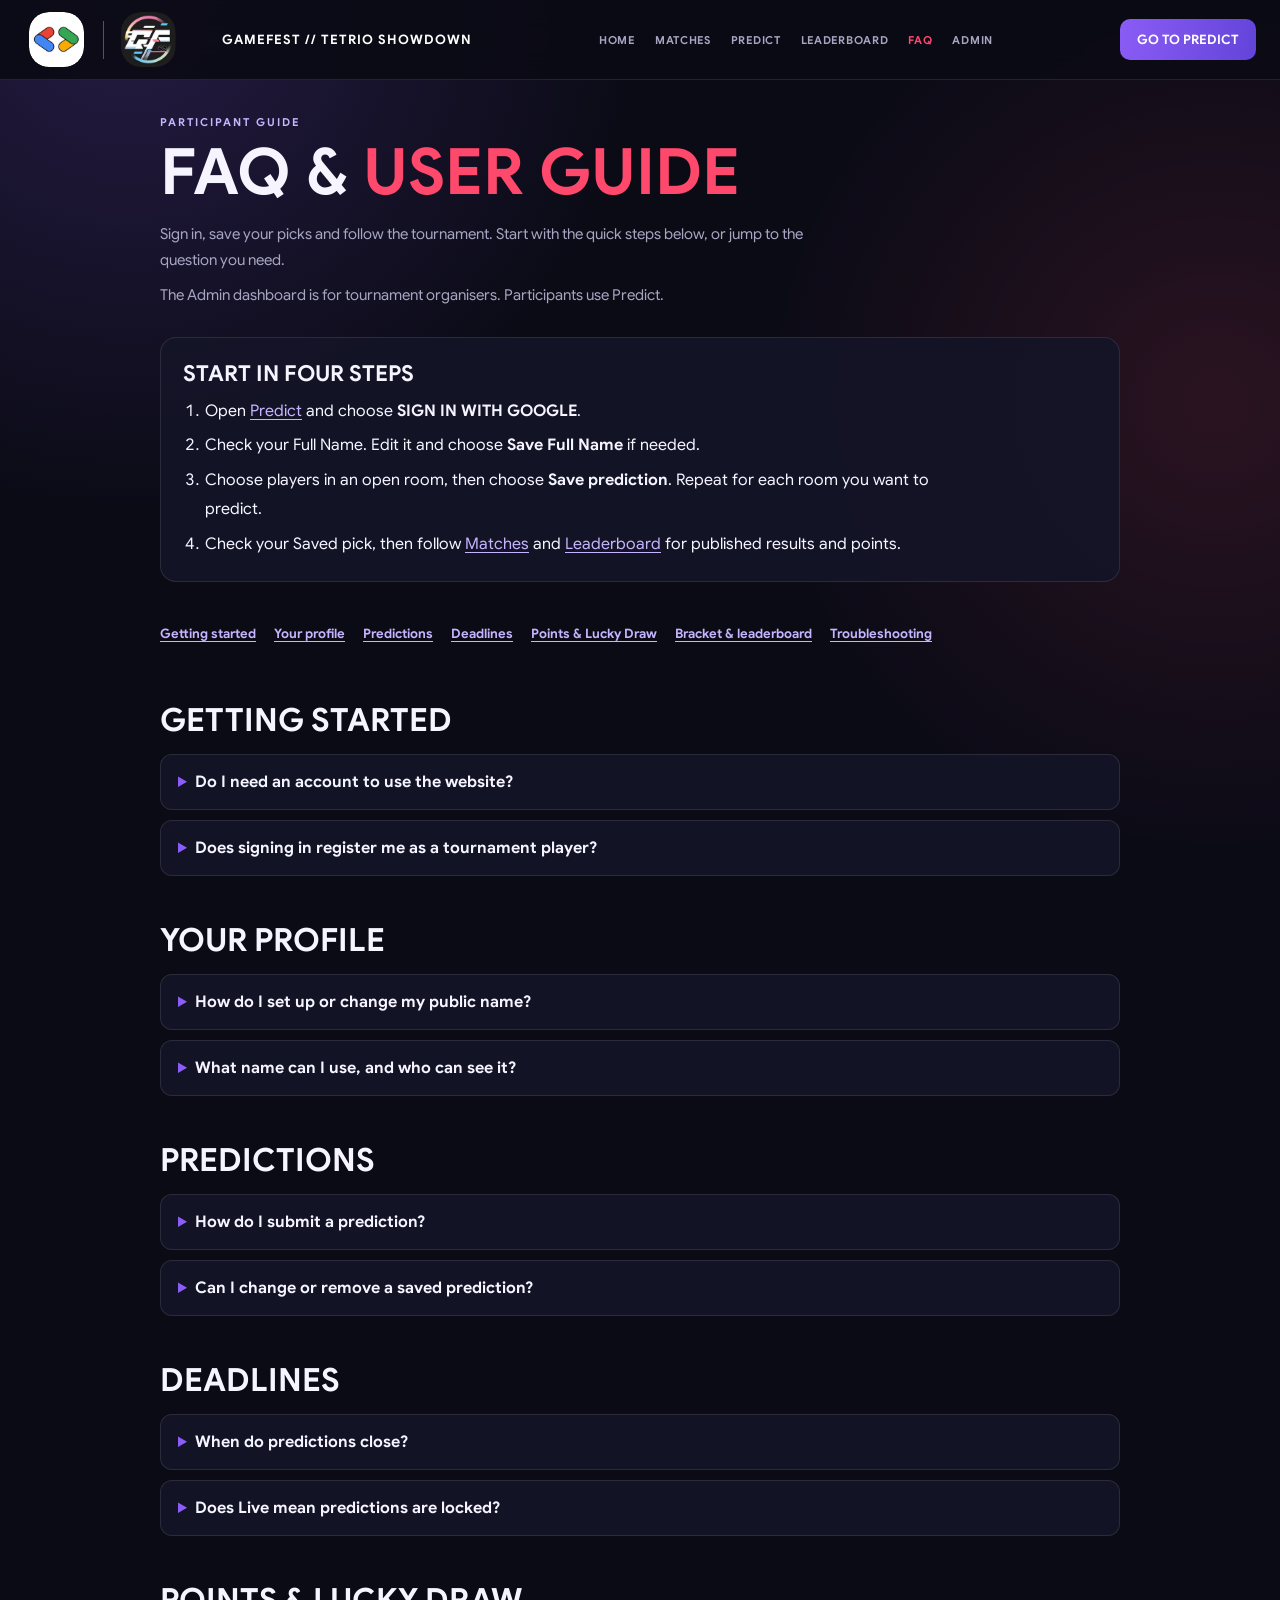
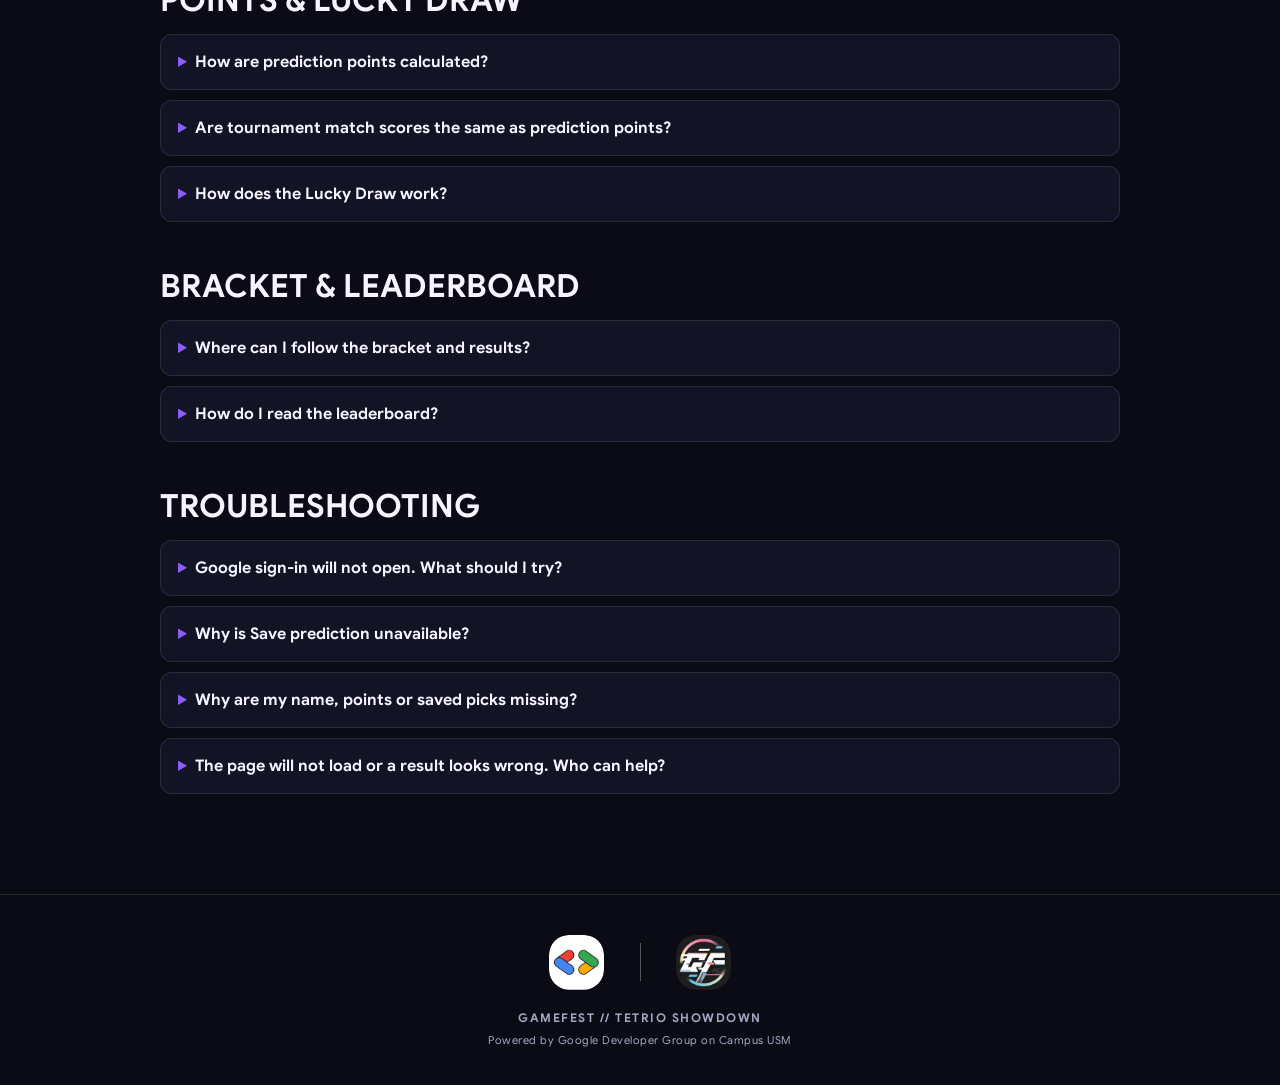
<file: public/faq.html>
<!doctype html>
<html lang="en">
<head>
  <meta charset="utf-8">
  <meta name="viewport" content="width=device-width, initial-scale=1">

  <title>FAQ &amp; User Guide | GAMEFEST</title>
  <meta name="description" content="Learn how to sign in, set your public name, save predictions, follow results and understand GameFest points and Lucky Draw entries.">
  <meta property="og:title" content="GameFest Participant FAQ">
  <meta property="og:description" content="A beginner-friendly guide to sign-in, public names, predictions, deadlines, points, the bracket and the leaderboard.">
  <meta property="og:type" content="website">
  <meta property="og:image" content="images/gamefest-logo.png">
  <meta name="twitter:card" content="summary">
  <link rel="icon" type="image/png" href="images/gamefest-logo.png">
  <link rel="stylesheet" href="css/style.css">
  <link rel="stylesheet" href="css/faq.css">
</head>

<body>

  <a class="faq-skip-link" href="#faq-content">Skip to FAQ content</a>

  <!-- HEADER -->
  <header class="topbar">
    <div class="header-brand">
      <a href="index.html" class="partner-logo">
        <span class="logo-crop"><img src="images/gdgoc-usm.png" alt="Google Developer Group on Campus USM"></span>
      </a>

      <span class="logo-divider"></span>

      <a href="index.html" class="gamefest-logo">
        <span class="logo-crop"><img src="images/gamefest-logo.png" alt="Gamefest logo"></span>
      </a>

      <span class="brand-caption">GAMEFEST // TETRIO SHOWDOWN</span>
    </div>

    <nav class="nav nav-with-faq" aria-label="Primary navigation">
      <a href="index.html">HOME</a>
      <a href="matches.html">MATCHES</a>
      <a href="predict.html">PREDICT</a>
      <a href="leaderboard.html">LEADERBOARD</a>
      <a class="active" href="faq.html" aria-current="page">FAQ</a>
      <a href="admin/">ADMIN</a>
    </nav>

    <a class="btn sign-in-btn" href="predict.html">GO TO PREDICT</a>
  </header>

  <main class="faq-main" id="faq-content" tabindex="-1">

    <!-- INTRO -->
    <section class="faq-hero" aria-labelledby="faqHeading">
      <div class="eyebrow">PARTICIPANT GUIDE</div>
      <h1 id="faqHeading">
        FAQ &amp;
        <span class="highlight-red">USER GUIDE</span>
      </h1>
      <p class="faq-subtitle">
        Sign in, save your picks and follow the tournament. Start with the quick steps below,
        or jump to the question you need.
      </p>
      <p class="faq-subtitle">
        The Admin dashboard is for tournament organisers. Participants use Predict.
      </p>
    </section>

    <!-- QUICK START -->
    <section class="card faq-quickstart" aria-labelledby="quickstartHeading">
      <h2 id="quickstartHeading">Start in four steps</h2>
      <ol class="faq-steps">
        <li>Open <a href="predict.html">Predict</a> and choose <strong>SIGN IN WITH GOOGLE</strong>.</li>
        <li>Check your Full Name. Edit it and choose <strong>Save Full Name</strong> if needed.</li>
        <li>Choose players in an open room, then choose <strong>Save prediction</strong>. Repeat for each room you want to predict.</li>
        <li>Check your Saved pick, then follow <a href="matches.html#all-matches">Matches</a> and <a href="leaderboard.html">Leaderboard</a> for published results and points.</li>
      </ol>
    </section>

    <!-- TOPIC LINKS -->
    <nav class="faq-topics" aria-label="FAQ topics">
      <a href="#getting-started">Getting started</a>
      <a href="#profile">Your profile</a>
      <a href="#predictions">Predictions</a>
      <a href="#deadlines">Deadlines</a>
      <a href="#scoring">Points &amp; Lucky Draw</a>
      <a href="#results">Bracket &amp; leaderboard</a>
      <a href="#troubleshooting">Troubleshooting</a>
    </nav>

    <!-- GETTING STARTED -->
    <section class="faq-section" id="getting-started" aria-labelledby="getting-started-heading">
      <h2 id="getting-started-heading">Getting started</h2>

      <details class="faq-item">
        <summary>Do I need an account to use the website?</summary>
        <div class="faq-answer">
          <p>
            You can read this guide, <a href="matches.html">Matches</a> and
            <a href="leaderboard.html">Leaderboard</a> without signing in. To save predictions,
            open <a href="predict.html">Predict</a>, choose <strong>SIGN IN WITH GOOGLE</strong>
            and select your Google account. Use the same account whenever you return.
          </p>
        </div>
      </details>

      <details class="faq-item">
        <summary>Does signing in register me as a tournament player?</summary>
        <div class="faq-answer">
          <p>
            No. Google sign-in lets you save website predictions; it does not add you to the
            competitor roster. Ask the organising committee how to register to play and whether
            separate event registration is required.
          </p>
        </div>
      </details>
    </section>

    <!-- PROFILE -->
    <section class="faq-section" id="profile" aria-labelledby="profile-heading">
      <h2 id="profile-heading">Your profile</h2>

      <details class="faq-item">
        <summary>How do I set up or change my public name?</summary>
        <div class="faq-answer">
          <p>
            After signing in, open <a href="predict.html#usernameEditor">Full Name on Predict</a>.
            A valid Google account name is used as your default when a profile is first created;
            an existing saved name is kept. Edit the field and choose
            <strong>Save Full Name</strong>. You can do this even while predictions are closed.
          </p>
          <p>
            A new name appears on the leaderboard after the organiser's next leaderboard update.
          </p>
        </div>
      </details>

      <details class="faq-item">
        <summary>What name can I use, and who can see it?</summary>
        <div class="faq-answer">
          <p>
            Use 3–80 characters: letters in any language, numbers, spaces and the name punctuation
            shown below the field. Include at least one letter or number. Do not enter an email
            address or other contact details.
          </p>
          <p>
            Your chosen name is public on the leaderboard and in the Lucky Draw. It does not change
            your Firebase account, your saves or another participant's picks.
          </p>
        </div>
      </details>
    </section>

    <!-- PREDICTIONS -->
    <section class="faq-section" id="predictions" aria-labelledby="predictions-heading">
      <h2 id="predictions-heading">Predictions</h2>

      <details class="faq-item">
        <summary>How do I submit a prediction?</summary>
        <div class="faq-answer">
          <p>
            On <a href="predict.html">Predict</a>, choose two different qualifiers for a group,
            in either order, or one winner for a quarter-final, semi-final, Grand Final or
            third-place series. Choose <strong>Save prediction</strong> for each room.
          </p>
          <p>
            Selecting a player alone does not save your pick. Check the saved confirmation and the
            Saved pick shown beneath that room. There are no predictions for the 5th–8th playoff.
          </p>
        </div>
      </details>

      <details class="faq-item">
        <summary>Can I change or remove a saved prediction?</summary>
        <div class="faq-answer">
          <p>
            Yes, while that room still accepts predictions. For a group, select a chosen player
            again to deselect them, then choose a replacement. For a series, choose the new winner.
            Choose <strong>Save prediction</strong> again to save the change.
          </p>
          <p>
            <strong>Reset</strong> clears that room's current selection and removes its saved
            prediction. It does not restore an earlier version. Closed or locked rooms do not allow
            changes or resets.
          </p>
        </div>
      </details>
    </section>

    <!-- DEADLINES -->
    <section class="faq-section" id="deadlines" aria-labelledby="deadlines-heading">
      <h2 id="deadlines-heading">Deadlines</h2>

      <details class="faq-item">
        <summary>When do predictions close?</summary>
        <div class="faq-answer">
          <p>
            Organisers control stage opening and individual room locks; there is no automatic
            clock-based deadline shown on the site. Follow their announced cutoffs and the message
            on each Predict room.
          </p>
          <p>
            You can save only when you are signed in, the stage is open, the room is unlocked,
            players are confirmed, results are unpublished and the room is not Ended. The Grand
            Final and third-place match share a stage. Save early rather than waiting for play to
            begin.
          </p>
        </div>
      </details>

      <details class="faq-item">
        <summary>Does Live mean predictions are locked?</summary>
        <div class="faq-answer">
          <p>
            No. Live is a match status, not a prediction lock. A room lock, a closed stage,
            published results or Ended status blocks new picks, changes and resets.
          </p>
          <p>
            Locking keeps saved picks available to read and score; it does not erase them.
          </p>
        </div>
      </details>
    </section>

    <!-- SCORING -->
    <section class="faq-section" id="scoring" aria-labelledby="scoring-heading">
      <h2 id="scoring-heading">Points &amp; Lucky Draw</h2>

      <details class="faq-item">
        <summary>How are prediction points calculated?</summary>
        <div class="faq-answer">
          <p>
            Each correct selected qualifier or series winner earns 1 point and 1 Lucky Draw entry.
            A group prediction can earn 0, 1 or 2 points; a series prediction can earn 0 or 1.
            Qualifier order and match scores do not multiply points.
          </p>
          <p>
            Unpublished or unresolved results stay pending, not incorrect. Signing in or submitting
            a pick alone does not currently award points or entries. The organiser must publish
            results and update the leaderboard before totals change.
          </p>
        </div>
      </details>

      <details class="faq-item">
        <summary>Are tournament match scores the same as prediction points?</summary>
        <div class="faq-answer">
          <p>
            No. In the current site, quarter-finals are first to 7, semi-finals and the third-place
            match are first to 9, and the Grand Final is first to 11. Match scores do not multiply
            prediction points.
          </p>
          <p>
            The separate 5th–8th playoff has five free-for-all rounds, worth 4, 3, 2 and 1
            competition points per round. Those are tournament points, not audience prediction
            points, and the playoff has no predictions.
          </p>
          <p>
            Group roster order is not a standing: only the two published qualifiers determine
            advancement. Match formats shown on Matches follow the current site configuration;
            confirm any rulebook differences with the organising committee.
          </p>
        </div>
      </details>

      <details class="faq-item">
        <summary>How does the Lucky Draw work?</summary>
        <div class="faq-answer">
          <p>
            Organisers run the draw. The current website gives one draw entry per correct pick
            after scores are updated. More entries mean a greater chance, not a guaranteed prize.
          </p>
          <p>
            Organisers can also add separate manual entries, which do not add leaderboard points.
            Participants with no entries are not in the draw, and the organiser can exclude
            previous winners in the current saved draw. Signing in alone does not guarantee
            eligibility.
          </p>
        </div>
      </details>

    </section>

    <!-- RESULTS -->
    <section class="faq-section" id="results" aria-labelledby="results-heading">
      <h2 id="results-heading">Bracket &amp; leaderboard</h2>

      <details class="faq-item">
        <summary>Where can I follow the bracket and results?</summary>
        <div class="faq-answer">
          <p>
            Open <a href="matches.html#all-matches">Matches and go to All Rooms &amp; Results</a>.
            Follow Groups A–D into the quarter-finals, semi-finals and Grand Final; third place and
            the 5th–8th playoff are shown separately.
          </p>
          <p>
            A1 and A2 mean Group A's published first and second qualifiers, not roster slots. TBD
            means players are not confirmed yet. Status filters narrow the groups and dim other
            knockout rooms so bracket connections stay visible.
          </p>
        </div>
      </details>

      <details class="faq-item">
        <summary>How do I read the leaderboard?</summary>
        <div class="faq-answer">
          <p>
            Open <a href="leaderboard.html">Leaderboard</a>, labelled Ranking in the mobile menu.
            Picks / Entries counts correct picks; Total Points is the same number. Results must be
            published and the organiser must update scores before totals change.
          </p>
          <p>
            Equal totals share a rank, such as 1, 1, 3; names order the tied rows. Find your public
            name in the table.
          </p>
        </div>
      </details>
    </section>

    <!-- TROUBLESHOOTING -->
    <section class="faq-section" id="troubleshooting" aria-labelledby="troubleshooting-heading">
      <h2 id="troubleshooting-heading">Troubleshooting</h2>

      <details class="faq-item">
        <summary>Google sign-in will not open. What should I try?</summary>
        <div class="faq-answer">
          <p>
            Allow pop-ups for this site, check your connection and allow browser storage, then try
            <strong>SIGN IN WITH GOOGLE</strong> again. If you closed the Google window, try again.
          </p>
          <p>
            If the site cannot verify your session, choose <strong>RELOAD TO RETRY</strong>. To use
            a different Google account, choose <strong>SIGN OUT</strong> first.
          </p>
        </div>
      </details>

      <details class="faq-item">
        <summary>Why is Save prediction unavailable?</summary>
        <div class="faq-answer">
          <p>
            Check the room message. Sign in, wait for saved picks to load, and select exactly two
            different group players or one series winner. Waiting for confirmed players, a closed
            stage, a room lock, published results or Ended status prevents saving.
          </p>
          <p>
            An unchanged saved prediction does not need saving again.
          </p>
        </div>
      </details>

      <details class="faq-item">
        <summary>Why are my name, points or saved picks missing?</summary>
        <div class="faq-answer">
          <p>
            Check that you are using the same Google account and look for Saved pick on Predict.
            Unsaved selections are not submissions.
          </p>
          <p>
            If your public name is Participant, save your Full Name; if it cannot load, choose
            <strong>Retry loading full name</strong>. Names and points on Leaderboard wait for the
            organiser's update. If the bracket changes, affected later-round predictions may be
            reset—review those rooms before predicting again.
          </p>
        </div>
      </details>

      <details class="faq-item">
        <summary>The page will not load or a result looks wrong. Who can help?</summary>
        <div class="faq-answer">
          <p>
            Check your connection and reload. <em>Ended — results pending</em> means the room ended
            but official results are not published yet.
          </p>
          <p>
            If the problem remains, tell the organising committee the page, room and visible error.
            Never share passwords or sign-in codes.
          </p>
        </div>
      </details>
    </section>

  </main>

  <!-- FOOTER -->
  <footer class="site-footer">

    <div class="footer-brand">
      <span class="footer-logo-slot"><span class="logo-crop"><img src="images/gdgoc-usm.png" alt="GDGoC USM"></span></span>
      <span class="footer-divider"></span>
      <span class="footer-logo-slot"><span class="logo-crop"><img src="images/gamefest-logo.png" alt="Gamefest"></span></span>
    </div>

    <p>GAMEFEST // TETRIO SHOWDOWN</p>

    <p class="footer-small">
      Powered by Google Developer Group on Campus USM
    </p>

  </footer>

  <!-- MOBILE NAVIGATION -->
  <nav class="bottom-nav bottom-nav-with-faq" aria-label="Mobile navigation">
    <a href="index.html"><b>⌂</b>Home</a>
    <a href="matches.html"><b>▦</b>Matches</a>
    <a href="predict.html"><b>◎</b>Predict</a>
    <a href="leaderboard.html"><b>♛</b>Ranking</a>
    <a class="active" href="faq.html" aria-current="page"><b>?</b>FAQ</a>
  </nav>

</body>
</html>
</file>
<file: public/css/style.css>
@charset "UTF-8";
/* Local static fonts: Google Sans 400/500/700; Google Sans Mono 400/500/600/700. */
@font-face {
  font-family: 'Google Sans';
  src: url('../fonts/GoogleSans-Regular.ttf') format('truetype');
  font-style: normal;
  font-weight: 400;
  font-display: swap;
}
@font-face {
  font-family: 'Google Sans';
  src: url('../fonts/GoogleSans-Medium.ttf') format('truetype');
  font-style: normal;
  font-weight: 500;
  font-display: swap;
}
@font-face {
  font-family: 'Google Sans';
  src: url('../fonts/GoogleSans-Bold.ttf') format('truetype');
  font-style: normal;
  font-weight: 700;
  font-display: swap;
}
@font-face {
  font-family: 'Google Sans';
  src: url('../fonts/GoogleSans-Italic.ttf') format('truetype');
  font-style: italic;
  font-weight: 400;
  font-display: swap;
}
@font-face {
  font-family: 'Google Sans';
  src: url('../fonts/GoogleSans-MediumItalic.ttf') format('truetype');
  font-style: italic;
  font-weight: 500;
  font-display: swap;
}
@font-face {
  font-family: 'Google Sans';
  src: url('../fonts/GoogleSans-BoldItalic.ttf') format('truetype');
  font-style: italic;
  font-weight: 700;
  font-display: swap;
}

@font-face {
  font-family: 'Google Sans Mono';
  src: url('../fonts/GoogleSansMono-Regular.ttf') format('truetype');
  font-style: normal;
  font-weight: 400;
  font-display: swap;
}
@font-face {
  font-family: 'Google Sans Mono';
  src: url('../fonts/GoogleSansMono-Medium.ttf') format('truetype');
  font-style: normal;
  font-weight: 500;
  font-display: swap;
}
@font-face {
  font-family: 'Google Sans Mono';
  src: url('../fonts/GoogleSansMono-SemiBold.ttf') format('truetype');
  font-style: normal;
  font-weight: 600;
  font-display: swap;
}
@font-face {
  font-family: 'Google Sans Mono';
  src: url('../fonts/GoogleSansMono-Bold.ttf') format('truetype');
  font-style: normal;
  font-weight: 700;
  font-display: swap;
}
@font-face {
  font-family: 'Google Sans Mono';
  src: url('../fonts/GoogleSansMono-Italic.ttf') format('truetype');
  font-style: italic;
  font-weight: 400;
  font-display: swap;
}
@font-face {
  font-family: 'Google Sans Mono';
  src: url('../fonts/GoogleSansMono-MediumItalic.ttf') format('truetype');
  font-style: italic;
  font-weight: 500;
  font-display: swap;
}
@font-face {
  font-family: 'Google Sans Mono';
  src: url('../fonts/GoogleSansMono-SemiBoldItalic.ttf') format('truetype');
  font-style: italic;
  font-weight: 600;
  font-display: swap;
}
@font-face {
  font-family: 'Google Sans Mono';
  src: url('../fonts/GoogleSansMono-BoldItalic.ttf') format('truetype');
  font-style: italic;
  font-weight: 700;
  font-display: swap;
}

:root {
  font-synthesis: none;
}

:root {
  --bg: #0b0b16;
  --panel: #151528;
  --panel2: #1d1d35;
  --text: #f5f4ff;
  --muted: #a7a6c2;
  --purple: #8b5cf6;
  --red: #ff496c;
  --blue: #36a3ff;
  --line: rgba(255,255,255,.1);
}

* {
  box-sizing: border-box;
}

html {
  scroll-behavior: smooth;
}

body {
  margin: 0;
  color: var(--text);
  background:
    radial-gradient(circle at 10% 0%, rgba(139,92,246,.2), transparent 32rem),
    radial-gradient(circle at 95% 15%, rgba(255,73,108,.13), transparent 28rem),
    var(--bg);
  font-family: 'Google Sans', sans-serif;
  min-height: 100vh;
}

/* Keep every public-page heading on the locally hosted Google Sans family. */
h1, h2, h3, h4, h5, h6 {
  font-family: 'Google Sans', sans-serif;
  overflow-wrap: anywhere;
}

a {
  color: inherit;
  text-decoration: none;
}

button, input, select, textarea {
  font: inherit;
}

/* =====================================
   HEADER
===================================== */

.topbar {
  display: flex;
  align-items: center;
  justify-content: space-between;
  gap: 20px;
  padding: 12px max(24px, calc((100% - 1250px)/2));
  border-bottom: 1px solid var(--line);
  background: rgba(11,11,22,.94);
  position: sticky;
  top: 0;
  z-index: 20;
  backdrop-filter: blur(16px);
}

.header-brand {
  display: flex;
  align-items: center;
  gap: 12px;
  min-width: 0;
}

.partner-logo img {
  width: 49px;
  height: 49px;
  object-fit: contain;
}

.gamefest-logo img {
  width: 110px;
  height: 48px;
  object-fit: contain;
}

.logo-divider,
.footer-divider {
  height: 35px;
  width: 1px;
  background: rgba(255,255,255,.2);
}

.brand-caption {
  font-family: 'Google Sans', sans-serif;
  font-weight: 700;
  letter-spacing: 1px;
  font-size: 14px;
  color: var(--muted);
}

.brand {
  font: 700 23px 'Google Sans', sans-serif;
  letter-spacing: 1.2px;
}

.brand span {
  color: var(--red);
}

.nav {
  display: flex;
  gap: 20px;
  align-items: center;
  font-size: 11px;
  font-weight: 700;
  letter-spacing: .7px;
  color: var(--muted);
}

.nav a {
  transition: color .2s;
}

.nav a.active,
.nav a:hover {
  color: white;
}

.nav a.active {
  color: var(--red);
}

.sign-in-btn {
  white-space: nowrap;
  font-size: 11px;
}

.public-auth {
  padding: 12px 0;
  border-bottom: 1px solid var(--line);
  overflow-wrap: anywhere;
}

.public-auth p {
  margin: 0 0 8px;
}

.public-auth .muted {
  font-size: 13px;
}

/* =====================================
   GENERAL LAYOUT
===================================== */

main {
  width: min(1200px, calc(100% - 36px));
  margin: 35px auto 100px;
}

h1, h2, h3 {
  font-family: 'Google Sans', sans-serif;
  text-transform: uppercase;
  margin: 8px 0;
}

h1 {
  font-size: clamp(42px, 7vw, 76px);
  line-height: .98;
  font-weight: 700;
}

h2 {
  font-size: 34px;
}

h3 {
  font-size: 23px;
}

p {
  line-height: 1.7;
}

.muted {
  color: var(--muted);
  line-height: 1.7;
}

.eyebrow {
  color: #c7b7ff;
  font-size: 11px;
  font-weight: 700;
  letter-spacing: 2px;
}

.highlight-red {
  color: var(--red);
}

/* =====================================
   BUTTONS
===================================== */

.btn {
  border: 0;
  cursor: pointer;
  display: inline-flex;
  justify-content: center;
  align-items: center;
  gap: 10px;
  min-width: 0;
  max-width: 100%;
  overflow-wrap: anywhere;
  text-align: center;
  padding: 12px 17px;
  border-radius: 10px;
  color: white;
  font-weight: 700;
  font-size: 13px;
  background: linear-gradient(100deg, var(--purple), #6244d9);
  transition: transform .2s, filter .2s;
}

.btn:hover {
  transform: translateY(-2px);
  filter: brightness(1.12);
}

.btn.secondary {
  background: var(--panel2);
  border: 1px solid var(--line);
}

.btn.red {
  background: linear-gradient(100deg, var(--red), #d82d64);
}

.btn:disabled {
  opacity: .45;
  cursor: not-allowed;
}

.btn-large {
  padding: 15px 22px;
  font-size: 12px;
  letter-spacing: .6px;
}

/* =====================================
   HOMEPAGE HERO
===================================== */

.home-hero {
  position: relative;
  overflow: hidden;
  min-height: 440px;
  display: grid;
  grid-template-columns: 1.35fr .8fr;
  align-items: center;
  gap: 30px;
  padding: 55px;
  border: 1px solid rgba(255,255,255,.13);
  border-radius: 24px;
  background:
    radial-gradient(circle at 85% 20%, rgba(255,73,108,.22), transparent 22rem),
    radial-gradient(circle at 20% 100%, rgba(139,92,246,.25), transparent 28rem),
    linear-gradient(120deg, #17152b, #171328 60%, #21152c);
}

.hero-content,
.hero-side {
  position: relative;
  z-index: 2;
  min-width: 0;
}

.home-hero h1 {
  max-width: 750px;
  margin: 22px 0;
}

.hero-subtitle {
  color: #c2bfd7;
  max-width: 570px;
  font-size: 14px;
}

.hero-actions {
  display: flex;
  flex-wrap: wrap;
  gap: 12px;
  margin-top: 25px;
}


.live-dot {
  display: inline-block;
  width: 8px;
  height: 8px;
  background: #50e3a4;
  border-radius: 50%;
  margin-right: 7px;
  box-shadow: 0 0 12px #50e3a4;
}

.hero-game-card {
  max-width: 330px;
  margin: auto;
  padding: 22px;
  border: 1px solid rgba(255,255,255,.2);
  border-radius: 18px;
  background: linear-gradient(145deg, rgba(255,255,255,.1), rgba(255,255,255,.025));
  box-shadow: 0 25px 70px rgba(0,0,0,.3);
  transform: rotate(3deg);
}

.game-card-top,
.game-card-bottom {
  display: flex;
  justify-content: space-between;
  gap: 8px;
  font-size: 9px;
  font-weight: 700;
  letter-spacing: 1px;
  color: #c7b7ff;
}

.game-status {
  color: #50e3a4;
}

.game-card-center {
  text-align: center;
  padding: 35px 0;
}

.game-symbol {
  display: grid;
  place-items: center;
  margin: auto;
  width: 105px;
  height: 105px;
  border-radius: 22px;
  font: 700 70px 'Google Sans';
  color: white;
  background: linear-gradient(135deg, var(--purple), var(--red));
  box-shadow: 0 0 45px rgba(139,92,246,.35);
}

.game-card-center h2 {
  font-size: 42px;
  letter-spacing: 3px;
}

.game-card-center p {
  font-size: 9px;
  letter-spacing: 1.5px;
  color: var(--muted);
}

.hero-decoration {
  position: absolute;
  border: 1px solid rgba(255,255,255,.07);
  transform: rotate(35deg);
  pointer-events: none;
}

.decoration-one {
  width: 200px;
  height: 200px;
  right: -80px;
  top: -80px;
}

.decoration-two {
  width: 120px;
  height: 120px;
  right: 35%;
  bottom: -80px;
}

/* =====================================
   QUICK STATS
===================================== */

.quick-stats {
  display: grid;
  grid-template-columns: repeat(4, minmax(0, 1fr));
  gap: 13px;
  margin: 22px 0 55px;
}

.stat-card {
  display: flex;
  align-items: center;
  gap: 13px;
  padding: 19px;
  border: 1px solid var(--line);
  border-radius: 13px;
  background: rgba(21,21,40,.9);
}

.stat-icon {
  font-size: 27px;
  color: var(--red);
}

.stat-card div {
  display: grid;
  gap: 4px;
  min-width: 0;
}

.stat-card strong {
  font: 700 30px 'Google Sans';
}

.stat-card div span {
  color: var(--muted);
  font-size: 9px;
  font-weight: 700;
  letter-spacing: .5px;
}

/* =====================================
   HOMEPAGE SECTIONS
===================================== */

.home-section {
  margin: 65px 0;
}

.section-heading {
  display: flex;
  justify-content: space-between;
  align-items: end;
  gap: 18px;
  margin-bottom: 22px;
}

.section-heading h2 {
  font-size: clamp(30px, 5vw, 43px);
}

.section-heading p {
  font-size: 13px;
  margin-bottom: 0;
}

.grid {
  display: grid;
  grid-template-columns: repeat(2, minmax(0,1fr));
  gap: 14px;
}

.room-grid {
  grid-template-columns: repeat(4, minmax(0,1fr));
}

.center-action {
  text-align: center;
  margin-top: 25px;
}

/* Existing card styles */
.card {
  min-width: 0;
  background: rgba(21,21,40,.94);
  border: 1px solid var(--line);
  border-radius: 16px;
  padding: 17px;
}

.card h3 {
  font-size: 22px;
}

.room-tag,
.pill {
  display: inline-block;
  border-radius: 99px;
  padding: 5px 9px;
  font-size: 10px;
  font-weight: 700;
  letter-spacing: .7px;
  background: rgba(139,92,246,.18);
  color: #c9baff;
}

/* =====================================
   PARTICIPATION CARDS
===================================== */

.participation-grid {
  grid-template-columns: repeat(3, minmax(0,1fr));
}

.feature-card {
  position: relative;
  overflow: hidden;
  padding: 27px;
  min-height: 240px;
  background: linear-gradient(145deg, #19182f, #121222);
  border: 1px solid var(--line);
  border-radius: 16px;
  transition: transform .2s, border-color .2s;
}

.feature-card:hover {
  transform: translateY(-5px);
  border-color: rgba(139,92,246,.6);
}

.feature-number {
  position: absolute;
  right: 17px;
  top: 8px;
  font: 700 65px 'Google Sans';
  color: rgba(255,255,255,.05);
}

.feature-icon {
  font-size: 30px;
  margin-bottom: 15px;
}

.feature-card h3 {
  font-size: 24px;
}

.feature-card p {
  font-size: 12px;
  color: var(--muted);
}

/* =====================================
   CALL TO ACTION
===================================== */

.cta-section {
  position: relative;
  overflow: hidden;
  margin: 75px 0;
  padding: 45px;
  border: 1px solid rgba(255,255,255,.12);
  border-radius: 20px;
  background: linear-gradient(110deg, rgba(139,92,246,.23), rgba(255,73,108,.15));
}

.cta-content {
  position: relative;
  z-index: 2;
  max-width: 650px;
}

.cta-section h2 {
  font-size: clamp(35px, 6vw, 55px);
}

.cta-section p {
  color: #c4bfd8;
  font-size: 13px;
  margin-bottom: 24px;
}

.cta-decoration {
  position: absolute;
  right: -15px;
  bottom: -28px;
  font: 700 clamp(55px, 10vw, 130px) 'Google Sans';
  color: rgba(255,255,255,.045);
  transform: rotate(-8deg);
}

/* =====================================
   LEADERBOARD PROMOTION
===================================== */

.leaderboard-promo {
  display: flex;
  align-items: center;
  justify-content: space-between;
  gap: 20px;
  padding: 28px;
  background: #151528;
  border: 1px solid var(--line);
  border-radius: 16px;
}

.leaderboard-promo h2 {
  font-size: 36px;
}

.leaderboard-promo p {
  font-size: 12px;
  margin-bottom: 0;
}

/* =====================================
   MATCHES / FORMS / NOTICES
===================================== */

.actions {
  display: flex;
  flex-wrap: wrap;
  gap: 10px;
  margin-top: 20px;
}

.section-head {
  display: flex;
  align-items: end;
  justify-content: space-between;
  gap: 12px;
  margin: 28px 0 14px;
}

.match-row {
  display: flex;
  align-items: center;
  justify-content: space-between;
  gap: 10px;
  padding: 12px 0;
  border-bottom: 1px solid var(--line);
}

.match-row:last-child {
  border-bottom: 0;
}

.player {
  font-weight: 700;
  font-size: 13px;
}

.vs {
  color: var(--muted);
  font: 700 13px 'Google Sans';
}

.score {
  color: #ffcf70;
  font-size: 12px;
  font-weight: 700;
}

.field {
  min-width: 0;
  display: grid;
  gap: 7px;
  margin: 12px 0;
}

.field label {
  color: var(--muted);
  font-size: 12px;
  font-weight: 700;
}

.field input,
.field select,
.field textarea {
  width: 100%;
  min-width: 0;
  border: 1px solid var(--line);
  border-radius: 9px;
  padding: 11px 12px;
  color: var(--text);
  background: #101022;
  outline: none;
}

.field textarea {
  min-height: 100px;
  resize: vertical;
}

.field input:focus,
.field select:focus,
.field textarea:focus {
  border-color: var(--purple);
}

.notice {
  padding: 11px 13px;
  margin: 12px 0;
  border-radius: 9px;
  background: #24243d;
  color: #d8d6ef;
  font-size: 13px;
  overflow-wrap: anywhere;
}

.notice.error {
  background: rgba(255,73,108,.14);
  color: #ff9eb0;
}

.notice.success {
  background: rgba(52,211,153,.13);
  color: #83e9c2;
}

.empty {
  padding: 24px;
  text-align: center;
  color: var(--muted);
  border: 1px dashed var(--line);
  border-radius: 14px;
}

/* =====================================
   TABLE
===================================== */

.table-wrap {
  overflow-x: auto;
}

table {
  width: 100%;
  border-collapse: collapse;
  min-width: 460px;
}

th, td {
  text-align: left;
  padding: 12px 10px;
  border-bottom: 1px solid var(--line);
  font-size: 13px;
}

th {
  color: var(--muted);
  font-size: 10px;
  letter-spacing: 1px;
}

.rank {
  font: 700 22px 'Google Sans';
  color: #ffc66b;
}

/* =====================================
   FOOTER
===================================== */

.site-footer {
  text-align: center;
  padding: 35px 20px 45px;
  border-top: 1px solid var(--line);
  background: rgba(10,10,20,.8);
}

.footer-brand {
  display: flex;
  justify-content: center;
  align-items: center;
  gap: 15px;
  margin-bottom: 17px;
}

.footer-brand img {
  width: 65px;
  height: 45px;
  object-fit: contain;
}

.site-footer > p {
  font: 700 14px 'Google Sans';
  letter-spacing: 1.5px;
}

.site-footer .footer-small {
  color: var(--muted);
  font: 400 11px 'Google Sans', sans-serif;
}

.footer-links {
  display: flex;
  justify-content: center;
  flex-wrap: wrap;
  gap: 22px;
  margin-top: 20px;
  color: var(--muted);
  font-size: 11px;
}

.footer-links a:hover {
  color: white;
}

footer {
  text-align: center;
  color: #77768e;
  padding: 20px;
  font-size: 11px;
}

/* =====================================
   MOBILE NAVIGATION
===================================== */

.bottom-nav {
  display: none;
  position: fixed;
  z-index: 30;
  bottom: 0;
  left: 0;
  right: 0;
  padding: 9px 8px calc(9px + env(safe-area-inset-bottom));
  background: rgba(15,15,31,.96);
  border-top: 1px solid var(--line);
  backdrop-filter: blur(15px);
  justify-content: space-around;
}

.bottom-nav a {
  display: grid;
  justify-items: center;
  gap: 3px;
  color: var(--muted);
  font-size: 10px;
}

.bottom-nav a.active {
  color: #c8b6ff;
}

.bottom-nav b {
  font-size: 18px;
}

/* =====================================
   ADMIN COMPATIBILITY
===================================== */

.admin-card {
  background: var(--panel);
  border: 1px solid var(--line);
  padding: 18px;
  border-radius: 14px;
}

/* =====================================
   RESPONSIVE DESIGN
===================================== */

@media(max-width: 950px) {
  .topbar {
    gap: 12px;
  }

  .nav {
    gap: 12px;
  }

  .brand-caption {
    display: none;
  }

  .home-hero {
    grid-template-columns: 1fr .7fr;
    padding: 35px;
  }

  .room-grid {
    grid-template-columns: repeat(2, minmax(0,1fr));
  }

  .stat-card {
    padding: 13px;
  }
}

@media(max-width: 760px) {
  .topbar {
    padding: 12px 16px;
  }

  .nav {
    display: none;
  }

  .header-brand {
    gap: 8px;
  }

  .partner-logo img {
    width: 38px;
    height: 38px;
  }

  .gamefest-logo img {
    width: 85px;
    height: 40px;
  }

  .sign-in-btn {
    font-size: 9px;
    padding: 10px;
  }

  main {
    width: calc(100% - 24px);
    margin-top: 18px;
  }

  .home-hero {
    grid-template-columns: 1fr;
    padding: 27px 20px;
  }

  .hero-side {
    display: none;
  }

  .hero-actions {
    flex-direction: column;
    align-items: stretch;
  }

  .quick-stats {
    grid-template-columns: repeat(2,1fr);
    margin-bottom: 35px;
  }

  .stat-card strong {
    font-size: 25px;
  }

  .participation-grid {
    grid-template-columns: 1fr;
  }

  .home-section {
    margin: 45px 0;
  }

  .cta-section {
    padding: 30px 20px;
  }

  .leaderboard-promo {
    flex-direction: column;
    align-items: flex-start;
  }

  .bottom-nav {
    display: flex;
  }

  body {
    padding-bottom: 55px;
  }

  .section-head {
    align-items: center;
  }
}

@media(max-width: 480px) {
  h1 {
    font-size: 43px;
  }

  .room-grid {
    grid-template-columns: 1fr;
  }

  .quick-stats {
    gap: 8px;
  }

  .stat-card {
    gap: 8px;
    padding: 12px 9px;
  }

  .stat-card div span {
    font-size: 8px;
  }

  .section-heading {
    align-items: flex-start;
    flex-direction: column;
  }

  .footer-links {
    gap: 13px;
  }
}


/* ==========================================
   GAMEFEST MATCHES PAGE
========================================== */

.matches-main {
  width: min(1180px, calc(100% - 40px));
  margin: 0 auto;
  padding: 38px 0 90px;
}

.matches-hero {
  min-height: 390px;
  position: relative;
  overflow: hidden;
  display: flex;
  align-items: center;
  justify-content: space-between;
  gap: 30px;
  padding: 55px;
  margin-bottom: 55px;
  border: 1px solid rgba(139, 92, 246, .35);
  border-radius: 22px;
  background:
    radial-gradient(circle at 80% 20%, rgba(139, 92, 246, .25), transparent 35%),
    linear-gradient(120deg, #17152d, #10101d 70%);
}

.matches-hero-content {
  max-width: 650px;
  position: relative;
  z-index: 2;
}

.matches-hero .eyebrow,
.matches-overview .eyebrow,
.all-matches-section .eyebrow,
.matches-bottom-banner .eyebrow {
  color: #a99aff;
  font-size: 11px;
  font-weight: 700;
  letter-spacing: 2px;
}

.live-dot {
  display: inline-block;
  width: 8px;
  height: 8px;
  margin-right: 6px;
  border-radius: 50%;
  background: #ff496c;
  box-shadow: 0 0 12px rgba(255, 73, 108, .8);
  vertical-align: middle;
}

.matches-hero h1 {
  margin: 22px 0 14px;
  font-family: 'Google Sans', sans-serif;
  font-size: clamp(58px, 8vw, 100px);
  line-height: .86;
  font-weight: 700;
  letter-spacing: -2px;
}

.matches-hero h1 span {
  color: #a78bfa;
}

.matches-hero-content p {
  max-width: 480px;
  color: #b5b3cc;
  line-height: 1.8;
  font-size: 14px;
  margin-bottom: 25px;
}

.matches-hero-btn,
.matches-predict-btn {
  display: inline-flex;
  align-items: center;
  gap: 14px;
  padding: 14px 20px;
  border-radius: 9px;
  background: #8b5cf6;
  color: white;
  font-size: 12px;
  font-weight: 700;
  letter-spacing: .7px;
  text-decoration: none;
  transition: .2s ease;
}

.matches-hero-btn:hover,
.matches-predict-btn:hover {
  background: #7040e8;
  transform: translateY(-2px);
}

.matches-hero-side {
  min-width: 210px;
  position: relative;
  display: flex;
  align-items: center;
  justify-content: center;
}

.hero-stat-card {
  position: relative;
  z-index: 2;
  width: 190px;
  padding: 25px;
  border: 1px solid rgba(255,255,255,.15);
  border-radius: 15px;
  background: rgba(255,255,255,.06);
  backdrop-filter: blur(10px);
  transform: rotate(5deg);
}

.hero-stat-label,
.hero-stat-caption {
  display: block;
  color: #aaa7c4;
  font-size: 10px;
  font-weight: 700;
  letter-spacing: 1.5px;
}

.hero-stat-card strong {
  display: block;
  margin: 12px 0;
  color: white;
  font-family: 'Google Sans', sans-serif;
  font-size: 65px;
  line-height: 1;
}

.hero-decoration {
  position: absolute;
  width: 220px;
  height: 220px;
  transform: rotate(12deg);
  opacity: .7;
}

.deco-block {
  position: absolute;
  display: block;
  width: 52px;
  height: 52px;
  border-radius: 8px;
}

.block-one {
  top: 0;
  left: 0;
  background: #8b5cf6;
}

.block-two {
  top: 55px;
  left: 55px;
  background: #ff496c;
}

.block-three {
  top: 110px;
  left: 110px;
  background: #36a3ff;
}

.block-four {
  top: 55px;
  left: 165px;
  background: #8b5cf6;
}

/* Overview */

.matches-overview {
  margin-bottom: 65px;
}

.matches-overview-heading,
.matches-section-heading {
  display: flex;
  align-items: end;
  justify-content: space-between;
  gap: 20px;
  margin-bottom: 22px;
}

.matches-overview-heading h2,
.matches-section-heading h2 {
  margin: 8px 0 0;
  font-family: 'Google Sans', sans-serif;
  font-size: 34px;
  font-weight: 700;
}

.matches-live-label {
  color: #aaa7c4;
  font-size: 10px;
  font-weight: 700;
  letter-spacing: 1px;
}

.matches-stats {
  display: grid;
  grid-template-columns: repeat(4, 1fr);
  gap: 14px;
}

.matches-stat {
  padding: 22px;
  border: 1px solid var(--line);
  border-radius: 13px;
  background: var(--panel);
}

.matches-stat span {
  display: block;
  color: #a7a6c2;
  font-size: 10px;
  font-weight: 700;
  letter-spacing: 1px;
}

.matches-stat strong {
  display: block;
  margin-top: 10px;
  font-family: 'Google Sans', sans-serif;
  font-size: 38px;
  font-weight: 700;
}

/* Match filters */

.all-matches-section {
  scroll-margin-top: 30px;
}

.matches-section-heading {
  margin-bottom: 20px;
}

.matches-section-heading p {
  color: var(--muted);
  font-size: 13px;
  margin-top: 8px;
}

.matches-filters {
  display: flex;
  flex-wrap: wrap;
  gap: 9px;
  margin-bottom: 28px;
}

.match-filter {
  display: inline-flex;
  align-items: center;
  padding: 11px 16px;
  border: 1px solid var(--line);
  border-radius: 8px;
  background: var(--panel);
  color: #aaa7c4;
  font-size: 10px;
  font-weight: 700;
  letter-spacing: .8px;
  cursor: pointer;
  transition: .2s ease;
}

.match-filter:hover {
  border-color: #8b5cf6;
  color: white;
}

.match-filter.active {
  border-color: #8b5cf6;
  background: rgba(139, 92, 246, .2);
  color: white;
}

/* Match groups */

.match-group {
  margin-bottom: 35px;
}

.match-group-heading {
  display: flex;
  align-items: center;
  justify-content: space-between;
  gap: 15px;
  padding-bottom: 14px;
  margin-bottom: 15px;
  border-bottom: 1px solid var(--line);
}

.match-group-label {
  color: #a78bfa;
  font-size: 10px;
  font-weight: 700;
  letter-spacing: 1.5px;
  text-transform: uppercase;
}

.match-group-heading h3 {
  margin: 5px 0 0;
  font-family: 'Google Sans', sans-serif;
  font-size: 25px;
  font-weight: 700;
  text-transform: uppercase;
}

.match-group-count {
  padding: 7px 10px;
  border: 1px solid var(--line);
  border-radius: 6px;
  color: #aaa7c4;
  font-size: 10px;
  font-weight: 700;
}

/* Match cards */

.match-grid {
  display: grid;
  grid-template-columns: repeat(2, minmax(0, 1fr));
  gap: 14px;
}

.match-card {
  min-width: 0;
  padding: 20px;
  border: 1px solid var(--line);
  border-radius: 13px;
  background: var(--panel);
  transition: .2s ease;
}

.match-card:hover {
  border-color: rgba(139, 92, 246, .65);
  transform: translateY(-3px);
}

.match-card-top,
.match-card-bottom {
  display: flex;
  align-items: center;
  justify-content: space-between;
  gap: 12px;
}

.match-number,
.match-player-label {
  color: #8987a5;
  font-size: 9px;
  font-weight: 700;
  letter-spacing: 1.2px;
}

.match-status {
  display: inline-block;
  flex-shrink: 0;
  white-space: nowrap;
  padding: 6px 9px;
  border-radius: 5px;
  font-size: 9px;
  font-weight: 700;
  letter-spacing: .8px;
}

.status-live {
  background: rgba(255, 73, 108, .15);
  color: #ff6c89;
}

.status-upcoming {
  background: rgba(54, 163, 255, .13);
  color: #65baff;
}

.status-completed {
  background: rgba(52, 211, 153, .13);
  color: #55d9a9;
}

.match-players {
  display: grid;
  grid-template-columns: 1fr 42px 1fr;
  align-items: center;
  gap: 8px;
  padding: 24px 0;
}

.match-player {
  min-width: 0;
  display: flex;
  flex-direction: column;
  gap: 8px;
}

.match-player:last-child {
  text-align: right;
  align-items: flex-end;
}

.match-player strong {
  overflow-wrap: anywhere;
  color: white;
  font-family: 'Google Sans', sans-serif;
  font-size: clamp(19px, 2.5vw, 27px);
  font-weight: 700;
  text-transform: uppercase;
}

.match-winner strong {
  color: #a78bfa;
}

.match-vs {
  color: #77748f;
  font-family: 'Google Sans', sans-serif;
  font-size: 18px;
  font-weight: 700;
  text-align: center;
}

.winner-tag {
  padding: 4px 7px;
  border-radius: 4px;
  background: rgba(139, 92, 246, .2);
  color: #bba7ff;
  font-size: 8px;
  font-weight: 700;
  letter-spacing: .8px;
}

.match-card-bottom {
  padding-top: 13px;
  border-top: 1px solid var(--line);
}

.match-result {
  color: #aaa7c4;
  font-size: 9px;
  font-weight: 700;
  letter-spacing: .7px;
  overflow-wrap: anywhere;
}

.match-arrow {
  color: #8b5cf6;
  font-size: 18px;
}

/* Empty state */

.matches-empty-state {
  padding: 55px 20px;
  border: 1px dashed rgba(167, 139, 250, .35);
  border-radius: 14px;
  background: rgba(139, 92, 246, .04);
  text-align: center;
}

.matches-empty-icon {
  color: #a78bfa;
  font-size: 38px;
}

.matches-empty-state h3 {
  margin: 12px 0 7px;
  font-family: 'Google Sans', sans-serif;
  font-size: 25px;
}

.matches-empty-state p {
  color: var(--muted);
  font-size: 13px;
}

/* Bottom banner */

.matches-bottom-banner {
  display: flex;
  align-items: center;
  justify-content: space-between;
  gap: 25px;
  padding: 35px;
  margin-top: 65px;
  border: 1px solid rgba(139, 92, 246, .3);
  border-radius: 16px;
  background:
    linear-gradient(110deg, rgba(139, 92, 246, .15), transparent),
    var(--panel);
}

.matches-bottom-banner h2 {
  margin: 10px 0;
  font-family: 'Google Sans', sans-serif;
  font-size: 35px;
  line-height: .95;
}

.matches-bottom-banner p {
  color: var(--muted);
  font-size: 13px;
}

/* Responsive */

@media (max-width: 760px) {
  .matches-main {
    width: min(100% - 28px, 1180px);
    padding-top: 22px;
  }

  .matches-hero {
    min-height: 350px;
    padding: 32px 25px;
  }

  .matches-hero-side {
    display: none;
  }

  .matches-stats {
    grid-template-columns: repeat(2, 1fr);
  }

  .match-grid {
    grid-template-columns: 1fr;
  }

  .matches-overview-heading,
  .matches-section-heading {
    align-items: flex-start;
    flex-direction: column;
  }

  .matches-bottom-banner {
    align-items: flex-start;
    flex-direction: column;
    padding: 25px;
  }
}

@media (max-width: 420px) {
  .matches-hero h1 {
    font-size: 58px;
  }

  .matches-filters {
    gap: 7px;
  }

  .match-filter {
    padding: 10px 11px;
    font-size: 9px;
  }

  .matches-stat {
    padding: 16px;
  }
}

/* =========================================
   SHARED HEADER BRANDING
========================================= */

.header-brand {
    display: flex;
    align-items: center;
    gap: 12px;
    flex-shrink: 0;
}

.partner-logo,
.gamefest-logo {
    display: flex;
    align-items: center;
}

.partner-logo img {
    width: 65px;
    height: 55px;
    object-fit: contain;
}

.logo-divider {
    width: 1px;
    height: 38px;
    background: rgba(255, 255, 255, 0.3);
    margin: 0 2px;
}

.gamefest-logo {
    margin-left: -30px;
}

.gamefest-logo img {
    width: 120px;
    height: 55px;
    object-fit: contain;
}

.brand-caption {
    font-family: 'Google Sans', sans-serif;
    font-size: 13px;
    font-weight: 700;
    letter-spacing: 1px;
    color: #fff;
    white-space: nowrap;
    margin-left: 2px;
}

/* =========================================
   SHARED FOOTER
========================================= */

.site-footer {
    text-align: center;
    padding: 40px 20px 30px;
    margin-top: 60px;
    border-top: 1px solid var(--line);
    background: rgba(11, 11, 22, 0.85);
}

.footer-brand {
    display: flex;
    align-items: center;
    justify-content: center;
    gap: 18px;
    margin-bottom: 20px;
}

.footer-brand img {
    width: 90px;
    height: 55px;
    object-fit: contain;
}

.footer-divider {
    width: 1px;
    height: 38px;
    background: rgba(255, 255, 255, 0.3);
}

.site-footer > p {
    color: var(--muted);
    font-size: 12px;
    letter-spacing: 1.5px;
    margin: 8px 0;
}

.site-footer .footer-small {
    font-size: 11px;
    letter-spacing: 0.5px;
}

.footer-links {
    display: flex;
    justify-content: center;
    flex-wrap: wrap;
    gap: 25px;
    margin-top: 22px;
}

.footer-links a {
    color: var(--muted);
    text-decoration: none;
    font-size: 12px;
    font-weight: 700;
    text-transform: uppercase;
    transition: color 0.2s ease;
}

.footer-links a:hover {
    color: #fff;
}

/* =========================================
   SHARED MOBILE NAVIGATION
========================================= */

.bottom-nav {
    display: none;
}

@media (max-width: 768px) {
    .header-brand {
        gap: 7px;
    }

    .partner-logo img {
        width: 43px;
        height: 42px;
    }

    .gamefest-logo img {
        width: 85px;
        height: 42px;
    }

    .brand-caption {
        font-size: 10px;
        white-space: normal;
        max-width: 115px;
    }

    .logo-divider {
        height: 30px;
    }

    .bottom-nav {
        display: flex;
        position: fixed;
        bottom: 0;
        left: 0;
        right: 0;
        z-index: 1000;
        justify-content: space-around;
        align-items: center;
        padding: 10px 5px;
        background: rgba(11, 11, 22, 0.97);
        border-top: 1px solid var(--line);
        backdrop-filter: blur(12px);
    }

    .bottom-nav a {
        display: flex;
        flex-direction: column;
        align-items: center;
        gap: 4px;
        color: var(--muted);
        text-decoration: none;
        font-size: 10px;
        font-weight: 700;
    }

    .bottom-nav a b {
        font-size: 19px;
    }

    .bottom-nav a.active {
        color: #fff;
    }

    body {
        padding-bottom: 65px;
    }
}


/* ==========================================
   PREDICT & LEADERBOARD PAGE DESIGN
   GAMEFEST
========================================== */

.page-main {
    width: min(1180px, calc(100% - 40px));
    margin: 35px auto 90px;
}

.page-hero {
    position: relative;
    overflow: hidden;
    min-height: 350px;
    display: flex;
    align-items: center;
    padding: 55px;
    border-radius: 24px;
    border: 1px solid rgba(255,255,255,.12);
    background:
        radial-gradient(circle at 90% 15%, rgba(255,73,108,.22), transparent 24rem),
        radial-gradient(circle at 10% 90%, rgba(139,92,246,.25), transparent 25rem),
        linear-gradient(120deg, #17152e, #101020);
}

.page-hero-content {
    position: relative;
    z-index: 2;
    max-width: 780px;
}

.page-hero h1 {
    font-size: clamp(42px, 7vw, 76px);
    line-height: .98;
    margin: 22px 0;
}

.highlight-red {
    color: var(--red);
}

.page-subtitle {
    color: var(--muted);
    font-size: 15px;
    line-height: 1.8;
    max-width: 650px;
}

.page-section {
    margin-top: 65px;
}

.section-heading {
    display: flex;
    justify-content: space-between;
    align-items: end;
    flex-wrap: wrap;
    gap: 18px;
    margin-bottom: 24px;
}

.section-heading h2 {
    font-size: clamp(30px, 5vw, 43px);
    margin: 8px 0;
}

.section-heading p {
    margin: 5px 0;
}

.live-dot {
    display: inline-block;
    width: 8px;
    height: 8px;
    border-radius: 50%;
    background: #4ade80;
    margin-right: 8px;
    box-shadow: 0 0 12px #4ade80;
}

/* ==========================================
   PREDICTION HERO
========================================== */

.prediction-hero {
    background:
        radial-gradient(circle at 85% 50%, rgba(139,92,246,.28), transparent 25rem),
        radial-gradient(circle at 10% 100%, rgba(255,73,108,.15), transparent 22rem),
        #111022;
}

.prediction-highlights {
    display: flex;
    flex-wrap: wrap;
    gap: 12px;
    margin-top: 30px;
}

.prediction-highlight {
    display: flex;
    flex-direction: column;
    gap: 5px;
    min-width: 145px;
    padding: 14px 17px;
    background: rgba(255,255,255,.045);
    border: 1px solid var(--line);
    border-radius: 12px;
}

.prediction-highlight strong {
    color: #fff;
    font-family: 'Google Sans', sans-serif;
    font-size: 25px;
}

.prediction-highlight span {
    color: var(--muted);
    font-size: 9px;
    font-weight: 700;
    letter-spacing: 1px;
}

.prediction-steps {
    grid-template-columns: repeat(3, minmax(0,1fr));
}

.feature-card {
    position: relative;
    overflow: hidden;
    min-height: 230px;
    padding: 25px;
    background: var(--panel);
    border: 1px solid var(--line);
    border-radius: 17px;
    transition: transform .2s, border-color .2s;
}

.feature-card:hover {
    transform: translateY(-5px);
    border-color: rgba(139,92,246,.6);
}

.feature-number {
    position: absolute;
    right: 18px;
    top: 12px;
    font-family: 'Google Sans', sans-serif;
    font-size: 48px;
    font-weight: 700;
    color: rgba(255,255,255,.08);
}

.feature-icon {
    font-size: 32px;
    margin: 15px 0;
}

.feature-card h3 {
    font-size: 23px;
}

.feature-card p {
    color: var(--muted);
    font-size: 13px;
    line-height: 1.8;
}

.prediction-status-panel {
    display: flex;
    align-items: center;
    gap: 15px;
    padding: 18px;
    border: 1px solid var(--line);
    border-radius: 14px;
    background: rgba(139,92,246,.09);
}

.status-icon {
    display: grid;
    place-items: center;
    flex-shrink: 0;
    width: 48px;
    height: 48px;
    border-radius: 12px;
    background: rgba(139,92,246,.2);
    font-size: 23px;
}

.prediction-status-panel h3 {
    font-size: 19px;
    margin: 0 0 5px;
}

.prediction-status-panel p {
    color: var(--muted);
    font-size: 12px;
    margin: 0;
}

.prediction-list {
    margin-top: 18px;
}

.prediction-list .card {
    margin-bottom: 15px;
}

.prediction-list button {
    transition: .2s ease;
}

.prediction-list button:hover {
    transform: translateY(-2px);
}

.prediction-list .field {
    margin: 15px 0;
}

/* The public username editor stays separate from prediction room updates. */
.username-editor[hidden],
.username-editor [hidden] {
    display: none;
}

.username-editor {
    margin-bottom: 40px;
}

.username-editor h2 {
    margin: 0 0 12px;
    font-size: 28px;
}

.username-editor p {
    max-width: 70ch;
    font-size: 13px;
    overflow-wrap: anywhere;
}

.username-editor form {
    max-width: 640px;
    margin-top: 18px;
}

.username-editor .field p {
    margin: 0;
    font-size: 12px;
}

.username-editor .username-error {
    color: #ff9eb0;
}

.username-editor input[aria-invalid="true"] {
    border-color: var(--red);
}

.username-editor input:focus-visible {
    outline: 3px solid var(--blue);
    outline-offset: 3px;
}

.username-editor .username-actions {
    display: flex;
    flex-wrap: wrap;
    gap: 8px;
}

@media (max-width: 600px) {
    .username-editor .btn {
        width: 100%;
    }
}

/* ==========================================
   LEADERBOARD HERO
========================================== */

.leaderboard-hero {
    background:
        radial-gradient(circle at 85% 30%, rgba(255,73,108,.2), transparent 24rem),
        radial-gradient(circle at 10% 90%, rgba(54,163,255,.16), transparent 24rem),
        #111022;
}

.leaderboard-info-grid {
    grid-template-columns: repeat(2, minmax(0,1fr));
}

.leaderboard-info-grid .stat-card {
    min-height: 105px;
}

.leaderboard-info-grid .stat-card strong {
    font-family: 'Google Sans', sans-serif;
    font-size: 36px;
    color: white;
}

.leaderboard-panel {
    overflow: hidden;
    border: 1px solid var(--line);
    border-radius: 18px;
    background: rgba(21,21,40,.96);
}

.leaderboard-panel-header {
    display: flex;
    justify-content: space-between;
    align-items: center;
    flex-wrap: wrap;
    gap: 15px;
    padding: 23px;
    border-bottom: 1px solid var(--line);
    background: linear-gradient(100deg, rgba(139,92,246,.15), transparent);
}

.leaderboard-panel-header h3 {
    font-size: 28px;
    margin: 5px 0 0;
}

.ranking-badge {
    display: inline-block;
    padding: 9px 13px;
    border-radius: 8px;
    background: rgba(255,73,108,.13);
    color: #ff91a5;
    font-size: 10px;
    font-weight: 700;
    letter-spacing: 1px;
}

.leaderboard-table {
    width: 100%;
    border-collapse: collapse;
    min-width: 540px;
}

.leaderboard-table th {
    padding: 17px 20px;
    color: var(--muted);
    font-size: 10px;
    letter-spacing: 1px;
    text-align: left;
    background: rgba(255,255,255,.025);
}

.leaderboard-table td {
    padding: 18px 20px;
    border-bottom: 1px solid var(--line);
    font-size: 13px;
}

.leaderboard-table tbody tr {
    transition: background .2s;
}

.leaderboard-table tbody tr:hover {
    background: rgba(139,92,246,.08);
}

.leaderboard-table tbody tr:last-child td {
    border-bottom: none;
}

.leaderboard-table .rank {
    font-family: 'Google Sans', sans-serif;
    font-size: 25px;
    font-weight: 700;
    color: #ffcf70;
}

.leaderboard-table .loading-cell {
    padding: 35px;
    text-align: center;
    color: var(--muted);
}

.leaderboard-table td:last-child {
    color: #ffcf70;
    font-weight: 700;
}

.leaderboard-note {
    padding: 15px 22px;
    margin: 0;
    border-top: 1px solid var(--line);
    color: var(--muted);
    font-size: 11px;
    line-height: 1.6;
}

/* ==========================================
   RESPONSIVE DESIGN
========================================== */

@media(max-width: 768px) {

    .page-main {
        width: calc(100% - 24px);
        margin-top: 18px;
    }

    .page-hero {
        min-height: auto;
        padding: 30px 20px;
        border-radius: 17px;
    }

    .page-hero h1 {
        font-size: clamp(38px, 10vw, 55px);
    }

    .page-subtitle {
        font-size: 13px;
    }

    .page-section {
        margin-top: 42px;
    }

    .prediction-steps {
        grid-template-columns: 1fr;
    }

    .leaderboard-info-grid {
        grid-template-columns: 1fr;
    }

    .prediction-highlight {
        flex: 1;
        min-width: 110px;
    }

    .section-heading {
        align-items: flex-start;
    }

    .leaderboard-panel-header {
        padding: 17px;
    }

    .prediction-status-panel {
        align-items: flex-start;
    }

    .cta-section {
        padding: 28px 20px;
    }

}



/* ==========================================
   PREDICTION PAGE
========================================== */

.prediction-grid {
  display: grid;
  grid-template-columns: repeat(2, minmax(0, 1fr));
  gap: 16px;
  margin-top: 20px;
}

.prediction-card {
  padding: 22px;
  transition: transform .2s ease, border-color .2s ease;
}

.prediction-card:hover {
  transform: translateY(-3px);
  border-color: rgba(139, 92, 246, .6);
}

.prediction-card-top {
  display: flex;
  justify-content: space-between;
  align-items: center;
  gap: 10px;
  flex-wrap: wrap;
}

.prediction-title {
  margin: 22px 0;
  font-size: 27px;
}

.prediction-versus {
  display: grid;
  grid-template-columns: 1fr auto 1fr;
  align-items: center;
  gap: 10px;
}

.prediction-versus .btn {
  min-height: 52px;
  padding: 12px 8px;
  overflow-wrap: anywhere;
}

.prediction-versus .vs {
  font-size: 18px;
  font-weight: 700;
}

.pick-btn.selected {
  background: linear-gradient(100deg, var(--purple), var(--red));
  border: 1px solid rgba(255,255,255,.3);
}

.prediction-result {
  margin-top: 20px;
  font-size: 12px;
}

.prediction-footer {
  display: flex;
  justify-content: space-between;
  align-items: center;
  flex-wrap: wrap;
  gap: 10px;
  padding-top: 13px;
  border-top: 1px solid var(--line);
  font-size: 11px;
}

/* ==========================================
   LEADERBOARD PAGE
========================================== */

.leaderboard-card {
  padding: 22px;
}

.leaderboard-heading {
  display: flex;
  align-items: center;
  justify-content: space-between;
  gap: 12px;
  margin-bottom: 15px;
}

.leaderboard-heading h3 {
  font-size: 25px;
}

.leaderboard-card table {
  width: 100%;
  min-width: 550px;
  table-layout: fixed;
}

.leaderboard-card th:first-child {
  width: 64px;
}

.leaderboard-card th:nth-child(n+3) {
  width: 120px;
}

.leaderboard-card td:nth-child(2) {
  overflow-wrap: anywhere;
  line-height: 1.5;
}

.leaderboard-card th,
.leaderboard-card td {
  padding: 17px 12px;
}

.leaderboard-card tbody tr {
  transition: background .2s ease;
}

.leaderboard-card tbody tr:hover {
  background: rgba(139, 92, 246, .08);
}

.rank {
  font-size: 23px;
  font-weight: 700;
}

.top-rank {
  color: #ffd166;
}

.second-rank {
  color: #c6c9d6;
}

.third-rank {
  color: #d99b70;
}

.leaderboard-card .score {
  color: #ffcf70;
  font-weight: 700;
}

.leaderboard-card #leaderboardNote {
  margin-top: 18px;
  font-size: 11px;
}

/* ==========================================
   RESPONSIVE DESIGN
========================================== */

@media(max-width: 760px) {
  .prediction-grid {
    grid-template-columns: 1fr;
  }

  .prediction-card {
    padding: 17px;
  }

  .prediction-versus {
    gap: 6px;
  }

  .prediction-versus .btn {
    font-size: 11px;
  }

  .leaderboard-card {
    padding: 14px;
  }

  .leaderboard-heading {
    align-items: flex-start;
    flex-direction: column;
  }
}


/* ==========================================
   PREDICTION SELECTION STATES
========================================== */


.room-prediction-players .prediction-player {
  min-width: 0;
}

.room-prediction-players .prediction-player strong {
  max-width: 100%;
  line-height: 1.4;
}

.room-prediction-players .prediction-player.selected {
  background: linear-gradient(135deg, #7040d8, #5630b5) !important;
  border: 2px solid #b69aff !important;
  color: #fff !important;
  box-shadow: 0 0 0 3px rgba(139, 92, 246, .18), 0 8px 22px rgba(91, 52, 180, .28);
}

.room-prediction-players .prediction-player.selected strong {
  color: #fff !important;
}

.room-prediction-players .prediction-player.selected span {
  color: #e2d7ff !important;
  opacity: 1 !important;
}

.room-prediction-players .prediction-player.selected::after {
  content: "\2713 SELECTED";
  display: inline-block;
  margin-top: 5px;
  padding: 4px 8px;
  border-radius: 20px;
  background: #fff;
  color: #5630b5;
  font-size: 10px;
  font-weight: 700;
  letter-spacing: 1px;
}

.room-prediction-players .prediction-player:disabled:not(.selected) {
  opacity: .55;
}



/* =========================================================
   LOGO ROUNDING FIX — STRUCTURAL CLIPPING
   The square source images are clipped in square wrappers.
   Outer slots retain the original layout widths and spacing.
   Only header/footer logo presentation is affected.
========================================================= */

/* Header: preserve original 65px / 120px logo link footprints */
.topbar .header-brand > .partner-logo,
.topbar .header-brand > .gamefest-logo {
  display: flex !important;
  align-items: center !important;
  justify-content: center !important;
}

.topbar .header-brand > .partner-logo {
  width: 65px;
  flex: 0 0 65px;
}

.topbar .header-brand > .gamefest-logo {
  width: 120px;
  flex: 0 0 120px;
}

.topbar .header-brand .logo-crop {
  display: block !important;
  width: 55px !important;
  height: 55px !important;
  flex: 0 0 55px !important;
  overflow: hidden !important;
  border-radius: 20px !important;
  -webkit-border-radius: 20px !important;
  clip-path: inset(0 round 20px) !important;
  -webkit-clip-path: inset(0 round 20px) !important;
  line-height: 0;
}

.topbar .header-brand .logo-crop img {
  display: block !important;
  width: 100% !important;
  height: 100% !important;
  max-width: none !important;
  object-fit: cover !important;
  border-radius: 0 !important;
}

/* Footer: retain each original 90px-wide image slot */
.site-footer .footer-brand > .footer-logo-slot {
  width: 90px;
  height: 55px;
  flex: 0 0 90px;
  display: flex;
  align-items: center;
  justify-content: center;
}

.site-footer .footer-brand .logo-crop {
  display: block !important;
  width: 55px !important;
  height: 55px !important;
  flex: 0 0 55px !important;
  overflow: hidden !important;
  border-radius: 20px !important;
  -webkit-border-radius: 20px !important;
  clip-path: inset(0 round 20px) !important;
  -webkit-clip-path: inset(0 round 20px) !important;
  line-height: 0;
}

.site-footer .footer-brand .logo-crop img {
  display: block !important;
  width: 100% !important;
  height: 100% !important;
  max-width: none !important;
  object-fit: cover !important;
  border-radius: 0 !important;
}

@media (max-width: 768px) {
  .topbar .header-brand > .partner-logo {
    width: 43px;
    flex-basis: 43px;
  }

  .topbar .header-brand > .gamefest-logo {
    width: 85px;
    flex-basis: 85px;
  }

  .topbar .header-brand .logo-crop {
    width: 42px !important;
    height: 42px !important;
    flex-basis: 42px !important;
  }
}

/* =========================================
   MOBILE GAMEFEST LOGO POSITION FIX
   Align the visible Gamefest logo to the
   left side of its existing logo container.
   Desktop layout remains unchanged.
========================================= */

@media (max-width: 768px) {
  .topbar .header-brand > a.gamefest-logo {
    margin-left: 0 !important;
    justify-content: flex-start !important;
  }

  .topbar .header-brand > a.gamefest-logo > .logo-crop {
    margin-left: 0 !important;
    transform: none !important;
    position: static !important;
  }
}

/* Tournament tracks use the existing arena palette and type system. */
.tournament-card h3 {
  margin: 14px 0 6px;
  font: 700 24px/1.1 'Google Sans', sans-serif;
}

.series-target,
.slot-label {
  color: var(--muted);
  font-size: 11px;
}

.series-target { margin: 0 0 16px; }
.tournament-players { display: grid; gap: 8px; }
.tournament-player {
  display: grid;
  grid-template-columns: minmax(0, 1fr) auto;
  gap: 4px 10px;
  padding: 10px;
  background: var(--bg);
  border: 1px solid var(--line);
  border-radius: 6px;
}

.tournament-player .slot-label { grid-column: 1; }
.tournament-player strong {
  grid-column: 1;
  overflow-wrap: anywhere;
  font: 700 18px/1.2 'Google Sans', sans-serif;
}

.series-score {
  grid-column: 2;
  grid-row: 1 / 3;
  align-self: center;
  color: var(--text);
  font: 700 28px/1 'Google Sans', sans-serif;
}

.tournament-player.is-winner { border-color: var(--purple); }
.tournament-player.is-winner strong { color: #c6b4ff; }
.tournament-result {
  margin: 14px 0 0;
  padding-top: 12px;
  border-top: 1px solid var(--line);
  color: var(--muted);
  font-size: 12px;
  line-height: 1.7;
  overflow-wrap: anywhere;
}

.knockout-bracket {
  --track-gap: 40px;
  display: grid;
  grid-template-columns: repeat(3, minmax(0, 1fr));
  gap: var(--track-gap);
  margin-top: 26px;
}

.bracket-round { display: flex; flex-direction: column; min-width: 0; }
.bracket-round h4 {
  min-height: 54px;
  margin: 0;
  font: 700 22px/1.2 'Google Sans', sans-serif;
}

.bracket-round h4 span { display: block; margin-top: 4px; color: var(--muted); font: 500 11px 'Google Sans', sans-serif; }
.bracket-matches {
  display: grid;
  grid-template-rows: repeat(8, minmax(0, 1fr));
  gap: 12px;
  flex: 1;
}

.bracket-card { position: relative; grid-row: span 2; padding: 16px; }
.bracket-card:hover { transform: none; }
.round-semifinal .bracket-card:nth-child(1) { grid-row: 2 / span 2; }
.round-semifinal .bracket-card:nth-child(2) { grid-row: 6 / span 2; }
.round-final .bracket-card { grid-row: 4 / span 2; }

/* Each pair joins halfway across the gutter, then enters its next series. */
.round-quarterfinal .bracket-card::after,
.round-semifinal .bracket-card::after {
  content: "";
  position: absolute;
  left: 100%;
  width: calc(var(--track-gap) / 2);
  height: calc(50% + 7px);
  border-right: 2px solid var(--red);
  pointer-events: none;
}

.round-quarterfinal .bracket-card:nth-child(odd)::after,
.round-semifinal .bracket-card:nth-child(odd)::after {
  top: 50%;
  border-top: 2px solid var(--red);
}

.round-quarterfinal .bracket-card:nth-child(even)::after,
.round-semifinal .bracket-card:nth-child(even)::after {
  bottom: 50%;
  border-bottom: 2px solid var(--red);
}

.round-semifinal .bracket-card::after { height: calc(100% + 14px); }
.round-semifinal .bracket-card::before,
.round-final .bracket-card::before {
  content: "";
  position: absolute;
  top: 50%;
  right: 100%;
  width: calc(var(--track-gap) / 2);
  border-top: 2px solid var(--red);
  pointer-events: none;
}

.filter-muted { opacity: .4; }
.third-place-section {
  display: grid;
  grid-template-columns: minmax(0, 1fr) minmax(0, 1fr);
  gap: 28px;
  align-items: center;
  margin-top: 36px;
  padding-top: 28px;
  border-top: 1px dashed var(--line);
}

.third-place-section h3 { font: 700 30px 'Google Sans', sans-serif; }
.placement-section { margin-top: 38px; padding-top: 28px; border-top: 1px solid var(--line); }
.placement-table { width: 100%; min-width: 650px; }
.placement-table td, .placement-table th { padding: 14px 10px; text-align: left; }
.placement-table small, .home-player-list small { display: block; color: var(--muted); margin-top: 5px; font-size: 11px; }
.prediction-actions { display: flex; flex-wrap: wrap; gap: 8px; }
.saved-prediction { margin-top: 16px; padding: 14px; border-left: 3px solid var(--purple); background: var(--bg); font-size: 12px; line-height: 1.7; overflow-wrap: anywhere; }
.saved-prediction p { margin: 6px 0; }
.home-player-list { list-style: none; padding: 0; display: grid; gap: 8px; font-size: 13px; line-height: 1.5; overflow-wrap: anywhere; }
.home-player-list li { border-bottom: 1px solid var(--line); padding-bottom: 8px; }
.room-details-link { display: inline-block; margin-top: 12px; color: #c6b4ff; font-size: 12px; font-weight: 700; }
.tournament-card, .prediction-card { scroll-margin-top: 100px; }
button:focus-visible, a:focus-visible { outline: 3px solid var(--blue); outline-offset: 4px; }

@media (max-width: 900px) {
  .knockout-bracket { display: block; }
  .bracket-round { margin-top: 28px; }
  .bracket-round h4 { min-height: auto; margin-bottom: 16px; }
  .bracket-matches { display: grid; grid-template-columns: repeat(2, minmax(0, 1fr)); grid-template-rows: auto; gap: 14px; }
  .bracket-matches .bracket-card { grid-row: auto; }
  .bracket-card::before, .bracket-card::after { display: none; }
  .round-final .bracket-matches { grid-template-columns: 1fr; }
}

@media (max-width: 600px) {
  .bracket-matches, .third-place-section { grid-template-columns: 1fr; }
  .third-place-section { gap: 12px; }
  .prediction-actions { width: 100%; }
  .prediction-actions .btn { flex: 1; }
}

@media (prefers-reduced-motion: reduce) {
  html { scroll-behavior: auto; }
  .tournament-card, .prediction-card { transition: none; }
  .tournament-card:hover, .prediction-card:hover { transform: none; }
}

/* Google Sans Mono: use for compact tournament metadata and labels. */
.room-tag,
.pill,
.match-number,
.match-player-label,
.match-result,
.slot-label,
.series-target,
.ranking-badge,
.game-card-top,
.game-card-bottom {
  font-family: 'Google Sans Mono', monospace;
}

/* Public navigation with the FAQ link. Scoped so the Admin dashboard is unchanged. */
.nav-with-faq {
  min-width: 0;
  flex-wrap: wrap;
  justify-content: center;
}

.nav-with-faq a {
  white-space: nowrap;
}

@media (max-width: 1100px) and (min-width: 769px) {
  .nav-with-faq {
    gap: 8px 12px;
    font-size: 10px;
  }
}

@media (max-width: 768px) {
  .nav-with-faq {
    display: none;
  }

  .bottom-nav-with-faq a {
    flex: 1;
    min-width: 0;
    min-height: 44px;
    justify-content: center;
  }
}

/* ==========================================
   ISSUE #32: PERSONAL LEADERBOARD STATISTICS
========================================== */

.personal-leaderboard-summary {
  margin: 0 0 18px;
  padding: 22px;
  border: 1px solid rgba(139, 92, 246, .42);
  background:
    radial-gradient(circle at 100% 0%, rgba(255, 73, 108, .08), transparent 18rem),
    linear-gradient(125deg, rgba(139, 92, 246, .12), rgba(21, 21, 40, .96));
}

.personal-leaderboard-summary[hidden] {
  display: none;
}

.personal-summary-heading {
  display: flex;
  align-items: flex-start;
  justify-content: space-between;
  gap: 14px;
  margin-bottom: 18px;
}

.personal-summary-heading h3 {
  margin: 5px 0;
  font-size: 22px;
}

.personal-summary-heading p {
  margin: 0;
  overflow-wrap: anywhere;
}

.personal-summary-grid {
  display: grid;
  grid-template-columns: repeat(4, minmax(0, 1fr));
  gap: 10px;
}

.personal-summary-stat {
  min-width: 0;
  padding: 14px;
  border: 1px solid var(--line);
  border-radius: 10px;
  background: rgba(17, 16, 34, .65);
}

.personal-summary-stat span {
  display: block;
  color: var(--muted);
  font-size: 9px;
  font-weight: 700;
  letter-spacing: .8px;
  line-height: 1.5;
}

.personal-summary-stat strong {
  display: block;
  margin-top: 7px;
  color: #fff;
  font: 700 clamp(19px, 3vw, 27px)/1.15 'Google Sans', sans-serif;
  overflow-wrap: anywhere;
}

.personal-summary-footer {
  display: flex;
  align-items: center;
  justify-content: space-between;
  flex-wrap: wrap;
  gap: 12px;
  margin-top: 14px;
}

.personal-summary-footer p {
  flex: 1 1 260px;
  margin: 0;
  font-size: 11px;
  line-height: 1.6;
}

.personal-summary-footer .btn {
  flex-shrink: 0;
  font-size: 10px;
}

.you-indicator {
  display: inline-block;
  vertical-align: middle;
  margin-left: 7px;
  padding: 3px 7px;
  border: 1px solid rgba(255, 207, 112, .5);
  border-radius: 20px;
  background: rgba(255, 207, 112, .12);
  color: #ffcf70;
  font-size: 9px;
  font-weight: 800;
  letter-spacing: .7px;
}

.leaderboard-card tbody tr.current-user-row {
  background: rgba(139, 92, 246, .16);
  box-shadow: inset 3px 0 0 #b69aff;
}

.leaderboard-card tbody tr.current-user-row:hover {
  background: rgba(139, 92, 246, .22);
}

.leaderboard-card tbody tr.current-user-row:focus {
  outline: 2px solid #b69aff;
  outline-offset: -2px;
}

@media (max-width: 760px) {
  .personal-leaderboard-summary {
    padding: 16px;
  }

  .personal-summary-grid {
    grid-template-columns: repeat(2, minmax(0, 1fr));
  }
}

@media (max-width: 380px) {
  .personal-summary-stat {
    padding: 11px;
  }

  .personal-summary-stat span {
    font-size: 8px;
  }
}

@media (prefers-reduced-motion: reduce) {
  .leaderboard-card tbody tr {
    transition: none;
  }
}
</file>
<file: public/css/faq.css>
/* Participant FAQ. Loaded only by faq.html; shared styles stay in style.css. */

.faq-skip-link {
  position: fixed;
  top: 12px;
  left: -9999px;
  z-index: 2000;
  padding: 10px 14px;
  border: 2px solid var(--blue);
  border-radius: 8px;
  background: var(--panel2);
  color: var(--text);
  font-weight: 700;
  text-decoration: underline;
}

.faq-skip-link:focus {
  left: 12px;
}

.faq-main {
  width: min(960px, calc(100% - 36px));
  margin: 35px auto 100px;
}

.faq-hero {
  margin-bottom: 28px;
}

.faq-hero h1 {
  font-size: clamp(36px, 6vw, 64px);
  line-height: 1.05;
  margin: 10px 0 16px;
}

.faq-subtitle {
  max-width: 70ch;
  margin: 0 0 10px;
  color: var(--muted);
  font-size: 15px;
  line-height: 1.7;
}

.faq-quickstart {
  padding: 22px;
}

.faq-quickstart h2 {
  margin: 0 0 10px;
  font-size: 22px;
}

.faq-steps {
  max-width: 75ch;
  margin: 0;
  padding-left: 22px;
  line-height: 1.8;
}

.faq-steps li + li {
  margin-top: 6px;
}

.faq-steps a,
.faq-answer a {
  color: #c6b4ff;
  text-decoration: underline;
  text-underline-offset: 3px;
}

.faq-topics {
  display: flex;
  flex-wrap: wrap;
  gap: 8px 18px;
  margin: 30px 0 6px;
}

.faq-topics a {
  display: inline-flex;
  align-items: center;
  min-height: 44px;
  padding: 4px 0;
  color: #c6b4ff;
  font-size: 13px;
  font-weight: 700;
  text-decoration: underline;
  text-underline-offset: 3px;
}

.faq-section {
  margin-top: 44px;
  scroll-margin-top: 130px;
}

.faq-section > h2 {
  margin: 0 0 14px;
  font-size: clamp(24px, 4vw, 32px);
}

.faq-item {
  margin: 10px 0;
  border: 1px solid var(--line);
  border-radius: 12px;
  background: rgba(21, 21, 40, .94);
}

.faq-item summary {
  padding: 15px 17px;
  font-weight: 700;
  line-height: 1.5;
  cursor: pointer;
}

.faq-item summary::marker {
  color: var(--purple);
}

.faq-item summary:hover {
  color: #fff;
}

.faq-item summary:focus-visible {
  border-radius: 12px;
  outline: 3px solid var(--blue);
  outline-offset: 3px;
}

.faq-answer {
  max-width: 75ch;
  padding: 0 17px 16px;
  color: #d8d6ef;
  line-height: 1.7;
}

.faq-answer p {
  margin: 0 0 12px;
}

.faq-answer p:last-child {
  margin-bottom: 0;
}

.faq-policy-note {
  margin: 18px 0 4px;
  border-left: 3px solid var(--red);
  line-height: 1.7;
}

@media (max-width: 768px) {
  .faq-main {
    width: calc(100% - 24px);
    margin-top: 18px;
    margin-bottom: 100px;
  }

  .faq-section {
    margin-top: 32px;
    scroll-margin-top: 90px;
  }

  .faq-quickstart {
    padding: 18px;
  }

  .faq-steps {
    padding-left: 20px;
  }

  .faq-item summary {
    padding: 14px;
  }

  .faq-answer {
    padding: 0 14px 14px;
  }
}

@media (max-width: 380px) {
  .faq-topics {
    gap: 2px 12px;
  }

  .faq-topics a {
    font-size: 12px;
  }
}
</file>
